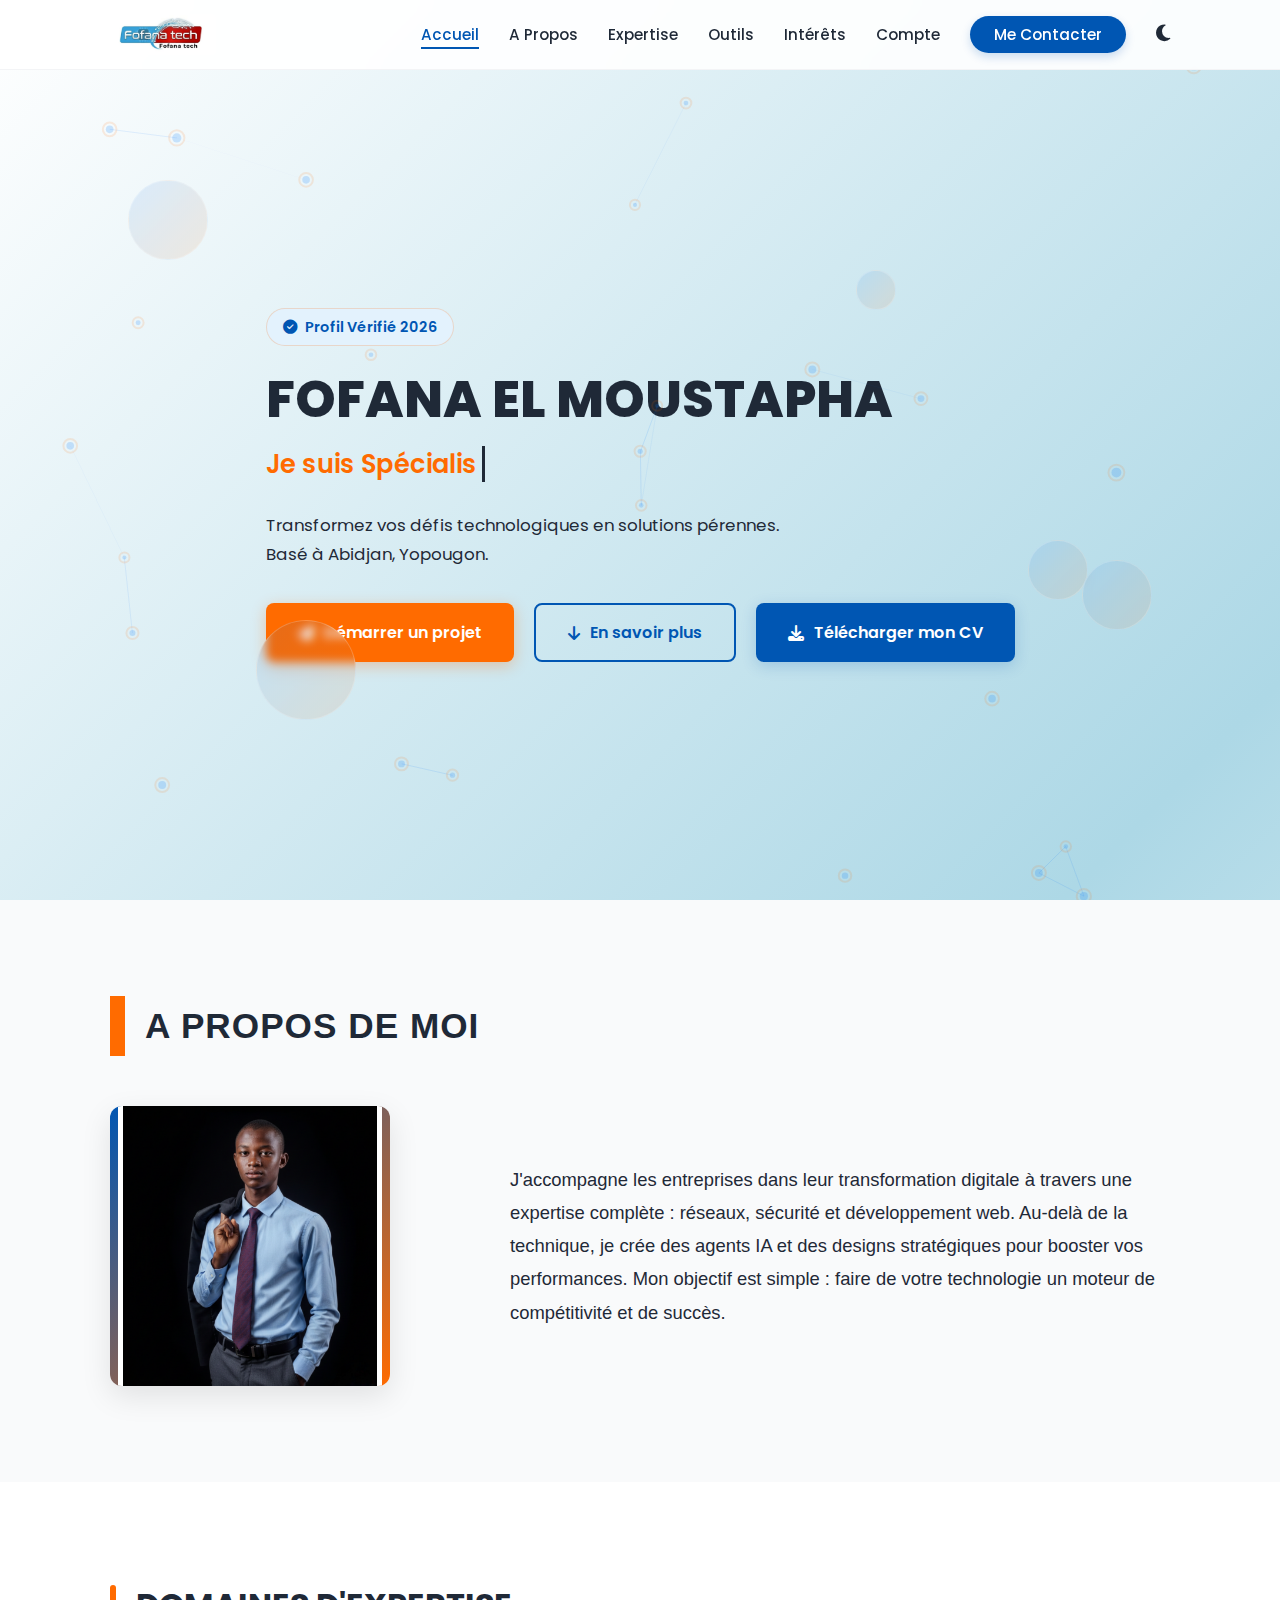
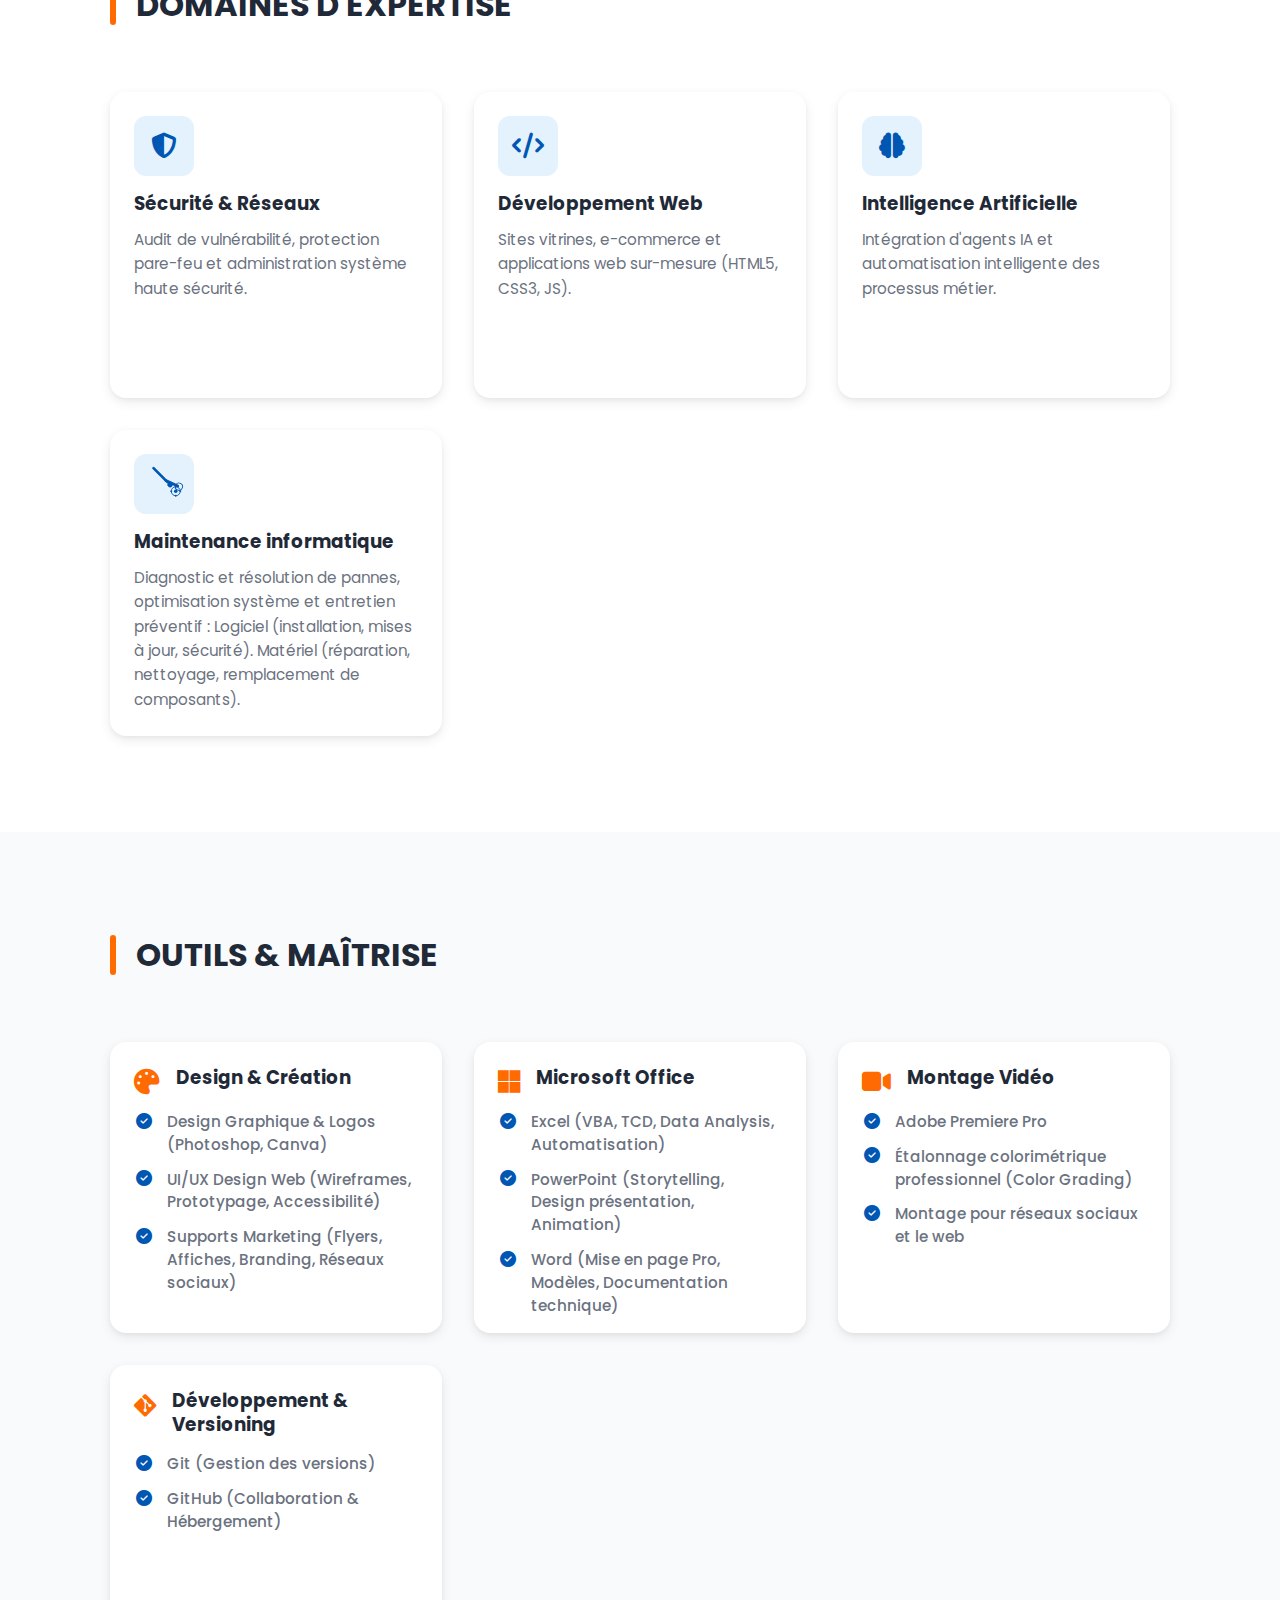
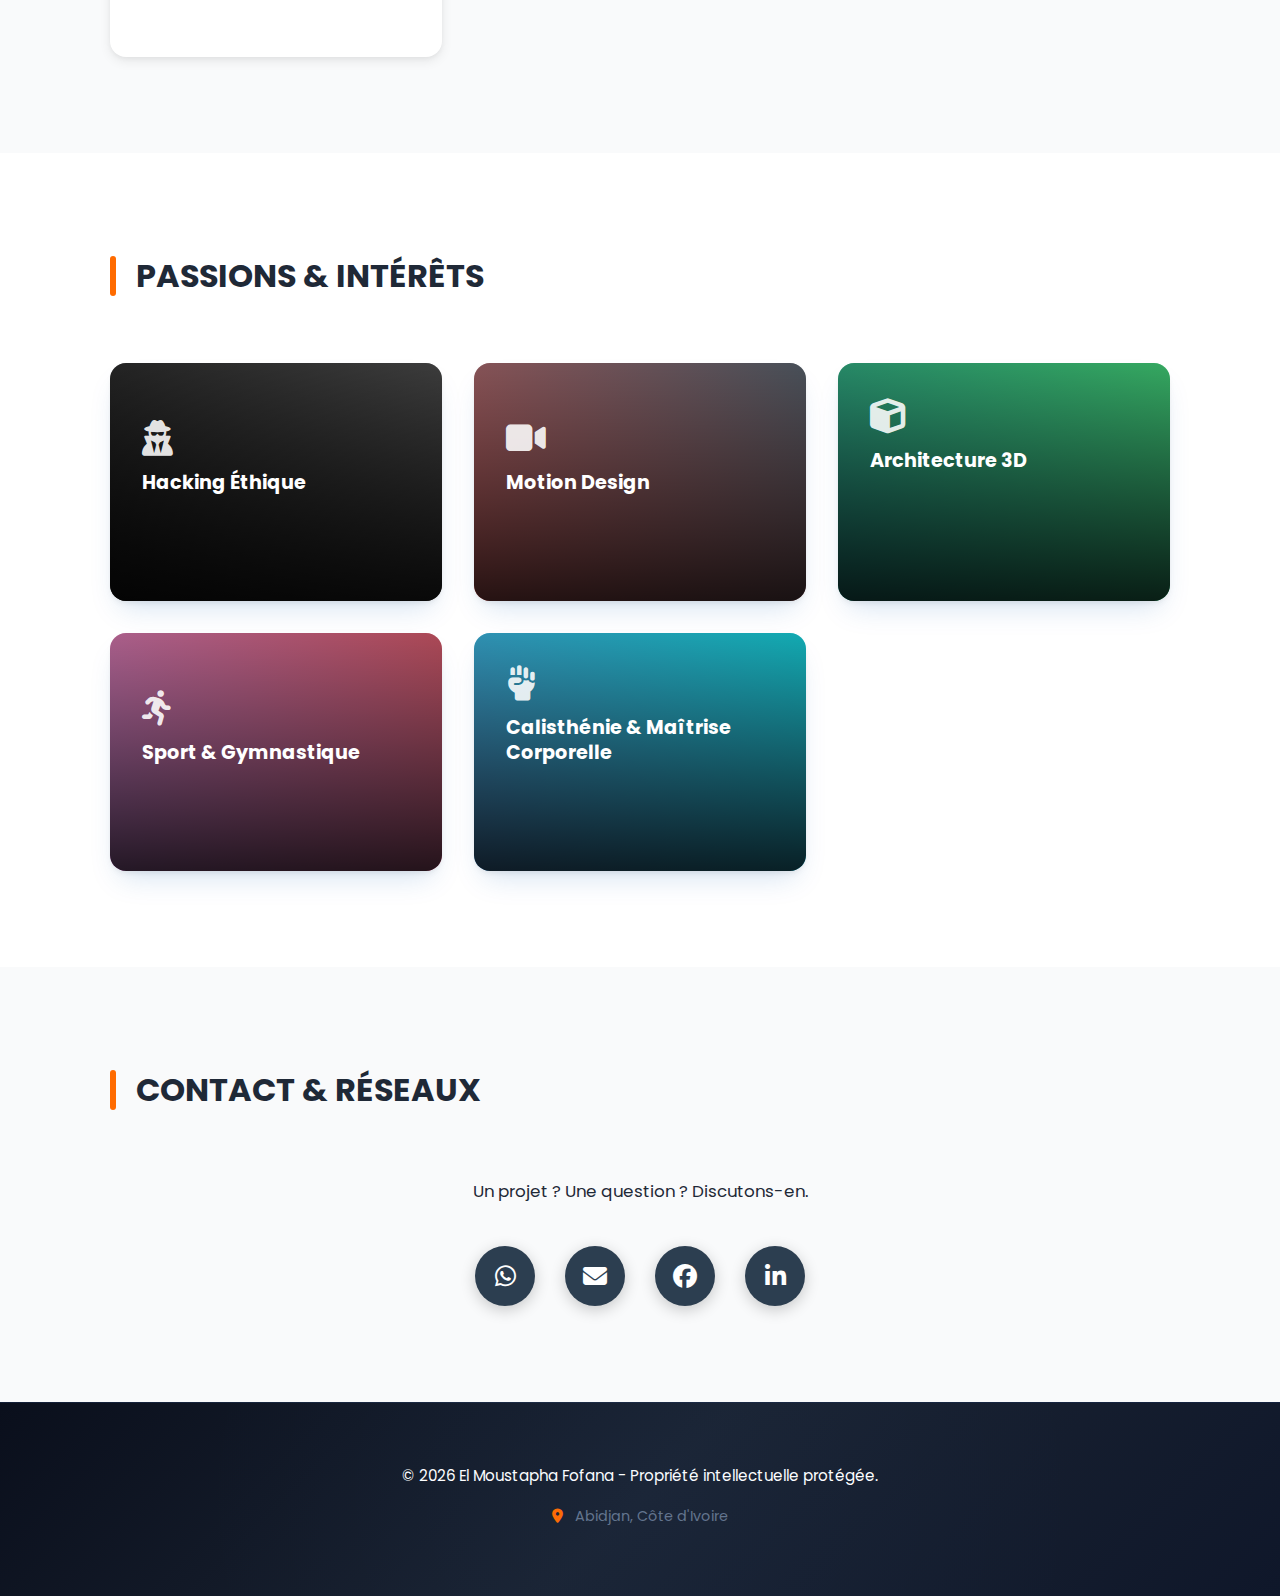
<file: index.html>
<!DOCTYPE html>
<html lang="fr">

<head>
    <meta charset="UTF-8">
    <meta name="viewport" content="width=device-width, initial-scale=1.0">
    <meta name="description" content="Portfolio de Fofana El Moustapha - Spécialiste Réseau, Sécurité & Web.">
    <title>Fofana El Moustapha | Spécialiste Digital & Sécurité</title>
    <meta name="keywords"
        content="Fofana El Moustapha, Spécialiste Réseau, Sécurité, Web, Digital, Sécurité des données, Cybersécurité, Infrastructures numériques, Gestion de projet, Développement web, Intelligence Artificielle">
    <meta name="author" content="EL MOUSTAPHA FOFANA">
    <link rel="shortcut icon" href="images/LOGO2.png">
    <link rel="stylesheet" href="https://cdnjs.cloudflare.com/ajax/libs/font-awesome/6.4.0/css/all.min.css">
    <link href="https://fonts.googleapis.com/css2?family=Poppins:wght@300;500;600;700;800&display=swap"
        rel="stylesheet">
    <link rel="stylesheet" href="style.css">
    <meta name="google-site-verification" content="M368Z-W1xZaRSfNxgMw1lYnt2DuwE2b407aG1LNEazQ" />

    <!-- Indexation et SEO -->
    <meta name="robots" content="index, follow, max-image-preview:large, max-snippet:-1, max-video-preview:-1">
    <link rel="canonical" href="https://el-moustapha.vercel.app/">

    <!-- Open Graph (Réseaux Sociaux) -->
    <meta property="og:locale" content="fr_FR">
    <meta property="og:type" content="website">
    <meta property="og:title" content="Fofana El Moustapha | Spécialiste Digital & Sécurité">
    <meta property="og:description" content="Portfolio de Fofana El Moustapha - Spécialiste Réseau, Sécurité & Web.">
    <meta property="og:url" content="https://el-moustapha.vercel.app/">
    <meta property="og:site_name" content="Fofana El Moustapha">
    <meta property="og:image" content="https://el-moustapha.vercel.app/images/logo%20pro.png">

    <!-- Twitter Cards -->
    <meta name="twitter:card" content="summary_large_image">
    <meta name="twitter:title" content="Fofana El Moustapha | Spécialiste Digital & Sécurité">
    <meta name="twitter:description" content="Portfolio de Fofana El Moustapha - Spécialiste Réseau, Sécurité & Web.">
    <meta name="twitter:image" content="https://el-moustapha.vercel.app/images/logo%20pro.png">
</head>

<body class="light-mode">

    <nav class="navbar">
        <div class="container nav-content">
            <a href="#" class="logo">
                <img src="images/logo pro.png" alt="Logo Fofana El Moustapha" class="nav-logo-img">
            </a>

            <ul class="nav-links">
                <li><a href="#accueil" class="active-link">Accueil</a></li>
                <li><a href="#apropos">A Propos</a></li>
                <li><a href="#expertise">Expertise</a></li>
                <li><a href="#outils">Outils</a></li>
                <li><a href="#interets">Intérêts</a></li>
                <li><a href="/compte" class="">Compte</a></li>
                <li><a href="#contact" class="btn-nav">Me Contacter</a></li>
                <li class="theme-switch-wrapper">
                    <i class="fas fa-moon" id="theme-toggle" aria-label="Changer de thème"></i>
                </li>
            </ul>

            <div class="burger" aria-label="Menu mobile">
                <div class="line1"></div>
                <div class="line2"></div>
                <div class="line3"></div>
            </div>
        </div>
    </nav>

    <header id="accueil" class="hero-section">
        <canvas id="molecules-canvas"></canvas>
        <div class="shape shape-1"></div>
        <div class="shape shape-2"></div>

        <!-- Bulles décoratives -->
        <div class="bubble bubble-1"></div>
        <div class="bubble bubble-2"></div>
        <div class="bubble bubble-3"></div>
        <div class="bubble bubble-4"></div>
        <div class="bubble bubble-5"></div>

        <div class="container hero-content fade-in">
            <div class="hero-badge">
                <i class="fas fa-check-circle"></i> Profil Vérifié 2026
            </div>
            <h1>FOFANA EL MOUSTAPHA</h1>
            <h2 class="typing-text">Je suis <span class="txt-type" data-wait="3000"
                    data-words='["Spécialiste Sécurité", "Développeur Web", "Spécialiste Réseau","Designer graphique"]'></span>
            </h2>

            <p>Transformez vos défis technologiques en solutions pérennes. <br>Basé à Abidjan, Yopougon.</p>

            <div class="hero-btns">
                <a href="#contact" class="btn-primary"><i class="fas fa-paper-plane"></i> Démarrer un projet</a>
                <a href="#expertise" class="btn-secondary"><i class="fas fa-arrow-down"></i> En savoir plus</a>
                <a href="#" class="btn-download-cv"><i class="fas fa-download"></i> Télécharger mon CV</a>
            </div>
        </div>
    </header>

    <section id="apropos" class="section-padding">
        <div class="container">
            <h3 class="about-title">A PROPOS DE MOI</h3>
            <div class="about-flex-container">
                <div class="about-column-left">
                    <div class="about-image-wrapper">
                        <img src="images/PHOTO.png" alt="Portrait de Fofana El Moustapha" class="about-portrait">
                    </div>
                </div>
                <div class="about-column-right">

                    <p>
                        J'accompagne les entreprises dans leur transformation digitale à travers une expertise complète
                        : réseaux, sécurité et développement web. Au-delà de la technique, je crée des agents IA et des
                        designs stratégiques pour booster vos performances. Mon objectif est simple : faire de votre
                        technologie un moteur de compétitivité et de succès.
                    </p>
                </div>
            </div>
        </div>
    </section>

    <section id="expertise" class="section-padding">
        <div class="container">
            <h3 class="section-title">
                <span class="title-bar orange"></span> DOMAINES D'EXPERTISE
            </h3>

            <div class="grid-3">
                <div class="service-card">
                    <div class="icon-wrapper">
                        <i class="fas fa-shield-alt"></i>
                    </div>
                    <h4>Sécurité & Réseaux</h4>
                    <p>Audit de vulnérabilité, protection pare-feu et administration système haute sécurité.</p>
                </div>
                <div class="service-card delay-100">
                    <div class="icon-wrapper">
                        <i class="fas fa-code"></i>
                    </div>
                    <h4>Développement Web</h4>
                    <p>Sites vitrines, e-commerce et applications web sur-mesure (HTML5, CSS3, JS).</p>
                </div>
                <div class="service-card delay-200">
                    <div class="icon-wrapper">
                        <i class="fas fa-brain"></i>
                    </div>
                    <h4>Intelligence Artificielle</h4>
                    <p>Intégration d'agents IA et automatisation intelligente des processus métier.</p>
                </div>
                <div class="service-card delay-300">
                    <div class="icon-wrapper">
                        <svg viewBox="0 0 100 100" xmlns="http://www.w3.org/2000/svg" class="maintenance-icon">
                            <!-- Tournevis -->
                            <g transform="translate(20, 15) rotate(-45)">
                                <rect x="2" y="0" width="6" height="50" fill="currentColor" rx="3" />
                                <circle cx="5" cy="55" r="6" fill="currentColor" />
                            </g>
                            <!-- Clé -->
                            <g transform="translate(55, 30) rotate(25)">
                                <rect x="0" y="8" width="35" height="6" fill="currentColor" rx="3" />
                                <circle cx="35" cy="11" r="8" fill="none" stroke="currentColor" stroke-width="2" />
                            </g>
                            <!-- Engrenage -->
                            <g transform="translate(75, 65)">
                                <circle cx="0" cy="0" r="10" fill="none" stroke="currentColor" stroke-width="2" />
                                <circle cx="0" cy="0" r="4" fill="currentColor" />
                                <rect x="-1.5" y="-12" width="3" height="4" fill="currentColor" />
                                <rect x="-1.5" y="8" width="3" height="4" fill="currentColor" />
                                <rect x="-12" y="-1.5" width="4" height="3" fill="currentColor" />
                                <rect x="8" y="-1.5" width="4" height="3" fill="currentColor" />
                            </g>
                        </svg>
                    </div>
                    <h4>Maintenance informatique</h4>
                    <p>Diagnostic et résolution de pannes, optimisation système et entretien préventif : Logiciel
                        (installation, mises à jour, sécurité). Matériel (réparation, nettoyage, remplacement de
                        composants).</p>
                </div>
            </div>
        </div>
    </section>

    <section id="outils" class="section-padding bg-alt">
        <div class="container">
            <h3 class="section-title">
                <span class="title-bar orange"></span> OUTILS & MAÎTRISE
            </h3>

            <div class="grid-3">
                <div class="info-box">
                    <div class="box-header">
                        <i class="fas fa-palette accent-orange"></i>
                        <h4>Design & Création</h4>
                    </div>
                    <ul class="clean-list">
                        <li><i class="fas fa-check-circle dot-ice"></i> <span>Design Graphique & Logos (Photoshop,
                                Canva)</span></li>
                        <li><i class="fas fa-check-circle dot-ice"></i> <span>UI/UX Design Web (Wireframes, Prototypage,
                                Accessibilité)</span></li>
                        <li><i class="fas fa-check-circle dot-ice"></i> <span>Supports Marketing (Flyers, Affiches,
                                Branding, Réseaux sociaux)</span></li>
                    </ul>
                </div>

                <div class="info-box delay-100">
                    <div class="box-header">
                        <i class="fab fa-microsoft accent-orange"></i>
                        <h4>Microsoft Office</h4>
                    </div>
                    <ul class="clean-list">
                        <li><i class="fas fa-check-circle dot-ice"></i> <span>Excel (VBA, TCD, Data Analysis,
                                Automatisation)</span></li>
                        <li><i class="fas fa-check-circle dot-ice"></i> <span>PowerPoint (Storytelling, Design
                                présentation, Animation)</span></li>
                        <li><i class="fas fa-check-circle dot-ice"></i> <span>Word (Mise en page Pro, Modèles,
                                Documentation technique)</span></li>
                    </ul>
                </div>

                <div class="info-box delay-200">
                    <div class="box-header">
                        <i class="fas fa-video accent-orange"></i>
                        <h4>Montage Vidéo</h4>
                    </div>
                    <ul class="clean-list">
                        <li><i class="fas fa-check-circle dot-ice"></i> <span>Adobe Premiere Pro</span></li>
                        <li><i class="fas fa-check-circle dot-ice"></i> <span>Étalonnage colorimétrique professionnel
                                (Color Grading)</span></li>
                        <li><i class="fas fa-check-circle dot-ice"></i> <span>Montage pour réseaux sociaux et le
                                web</span></li>
                    </ul>
                </div>
                <div class="info-box delay-300">
                    <div class="box-header">
                        <i class="fab fa-git-alt accent-orange"></i>
                        <h4>Développement & Versioning</h4>
                    </div>
                    <ul class="clean-list">
                        <li><i class="fas fa-check-circle dot-ice"></i> <span>Git (Gestion des versions)</span></li>
                        <li><i class="fas fa-check-circle dot-ice"></i> <span>GitHub (Collaboration &
                                Hébergement)</span></li>
                    </ul>
                </div>
            </div>
        </div>
    </section>

    <section id="interets" class="section-padding">
        <div class="container">
            <h3 class="section-title">
                <span class="title-bar orange"></span> PASSIONS & INTÉRÊTS
            </h3>

            <div class="grid-3">
                <div class="interest-card">
                    <div class="interest-bg" style="background: linear-gradient(45deg, #000000, #434343);"></div>
                    <div class="interest-content">
                        <i class="fas fa-user-secret interest-icon"></i>
                        <h4>Hacking Éthique</h4>
                        <p>Passion pour la cybersécurité offensive (Red Teaming) et les challenges CTF.</p>
                    </div>
                </div>

                <div class="interest-card delay-100">
                    <div class="interest-bg" style="background: linear-gradient(45deg, #ff6b6b, #556270);"></div>
                    <div class="interest-content">
                        <i class="fas fa-video interest-icon"></i>
                        <h4>Motion Design</h4>
                        <p>Création d'animations fluides et d'interfaces interactives pour une expérience utilisateur
                            moderne.</p>
                    </div>
                </div>

                <div class="interest-card delay-200">
                    <div class="interest-bg" style="background: linear-gradient(45deg, #11998e, #38ef7d);"></div>
                    <div class="interest-content">
                        <i class="fas fa-cube interest-icon"></i>
                        <h4>Architecture 3D</h4>
                        <p>Conception et rendu d'environnements 3D pour des simulations visuelles et des projets
                            immersifs.</p>
                    </div>
                </div>

                <!-- Nouvelles Cartes -->
                <div class="interest-card delay-300">
                    <div class="interest-bg" style="background: linear-gradient(45deg, #f093fb, #f5576c);"></div>
                    <div class="interest-content">
                        <i class="fas fa-running interest-icon"></i>
                        <h4>Sport & Gymnastique</h4>
                        <p>Pratique régulière de la gymnastique pour l'agilité, la souplesse et la discipline mentale.
                        </p>
                    </div>
                </div>

                <div class="interest-card delay-400">
                    <div class="interest-bg" style="background: linear-gradient(45deg, #4facfe, #00f2fe);"></div>
                    <div class="interest-content">
                        <i class="fas fa-fist-raised interest-icon"></i>
                        <h4>Calisthénie & Maîtrise Corporelle</h4>
                        <p>Entraînement au poids du corps axé sur la force pure et le dépassement de soi.</p>
                    </div>
                </div>
            </div>
        </div>
    </section>

    <section id="contact" class="section-padding bg-alt">
        <div class="container contact-wrapper">
            <h3 class="section-title center">
                <span class="title-bar orange"></span> CONTACT & RÉSEAUX
            </h3>
            <p class="contact-subtitle">Un projet ? Une question ? Discutons-en.</p>

            <div class="social-icons">
                <a href="https://wa.me/2250584442211" target="_blank" class="social-icon whatsapp">
                    <i class="fab fa-whatsapp"></i>
                </a>

                <a href="mailto:elmoustaphafofana51@gmail.com" class="social-icon email">
                    <i class="fas fa-envelope"></i>
                </a>

                <a href="https://www.facebook.com/El.moustapha.Fofana" target="_blank" class="social-icon facebook"
                    aria-label="Facebook">
                    <i class="fab fa-facebook"></i>
                </a>

                <a href="https://www.linkedin.com/in/el-moustapha-fofana-4217b939b" target="_blank"
                    class="social-icon linkedin">
                    <i class="fab fa-linkedin-in"></i>
                </a>
            </div>
        </div>
    </section>

    <footer>
        <div class="container footer-content">
            <p>&copy; 2026 El Moustapha Fofana - Propri&eacute;t&eacute; intellectuelle prot&eacute;g&eacute;e.</p>
            <p class="location"><i class="fas fa-map-marker-alt"></i> Abidjan, Côte d'Ivoire</p>
        </div>
    </footer>

    <a href="#" class="to-top" aria-label="Retour en haut">
        <i class="fas fa-chevron-up"></i>
    </a>

    <script src="script.js"></script>
</body>

</html>
</file>
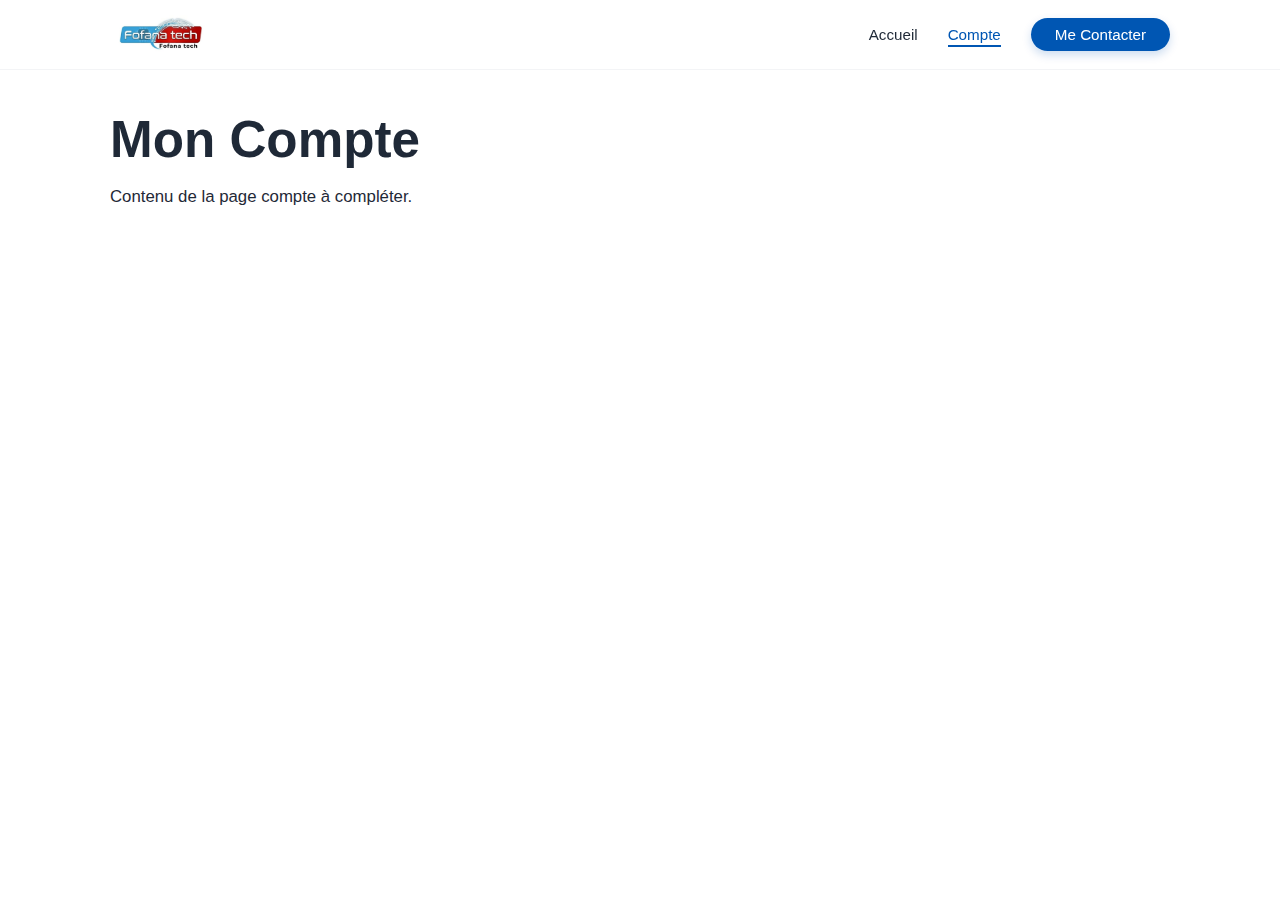
<file: compte.html>
<!DOCTYPE html>
<html lang="fr">

<head>
    <meta charset="UTF-8">
    <meta name="viewport" content="width=device-width, initial-scale=1.0">
    <title>Compte</title>
    <link rel="stylesheet" href="style.css">
</head>

<body>
    <nav class="navbar">
        <div class="container nav-content">
            <a href="/" class="logo">
                <img src="images/logo.png" alt="Logo Fofana El Moustapha" class="nav-logo-img">
            </a>
            <ul class="nav-links">
                <li><a href="/">Accueil</a></li>
                <li><a href="/compte" class="active-link">Compte</a></li>
                <li><a href="/#contact" class="btn-nav">Me Contacter</a></li>
            </ul>
        </div>
    </nav>

    <main class="section-padding">
        <div class="container">
            <h1>Mon Compte</h1>
            <p>Contenu de la page compte à compléter.</p>
        </div>
    </main>

    <script src="script.js"></script>
</body>

</html>
</file>
<file: style.css>
.btn-download-cv {
    padding: 14px 32px;
    border-radius: 8px;
    font-weight: 600;
    display: inline-flex;
    align-items: center;
    justify-content: center;
    gap: 10px;
    background: var(--blue-primary);
    color: #fff !important;
    box-shadow: 0 4px 15px rgba(0, 86, 179, 0.2);
    transition: all 0.3s ease;
    border: none;
    cursor: pointer;
}

.btn-download-cv:hover {
    background: var(--blue-dark);
    color: #fff !important;
    transform: translateY(-3px);
    box-shadow: 0 8px 25px rgba(0, 86, 179, 0.3);
}

/* --- Golden Progress Bar --- */
#page-loader-bar {
    position: fixed;
    top: 0;
    left: 0;
    height: 2px;
    background: #f1c40f;
    z-index: 99999;
    width: 0%;
    transition: width 0.4s ease, opacity 0.5s ease;
    box-shadow: 0 0 10px rgba(241, 196, 15, 0.8), 0 0 5px rgba(241, 196, 15, 0.5);
}

/* --- Page Entrance Animations (Fade-in & Stagger) --- */
.page-fade-in {
    opacity: 0;
    transform: translateY(15px);
    transition: opacity 0.6s ease-out, transform 0.6s ease-out;
}

.page-fade-in.is-visible {
    opacity: 1;
    transform: translateY(0);
}

/* --- 1. CONFIGURATION & VARIABLES --- */
:root {
    /* Couleurs Principales (Charte) */
    --blue-primary: #0056b3;
    --blue-dark: #003d80;
    --orange-accent: #ff6b00;
    --ice-bg: #e3f2fd;

    /* Variables Thème Clair */
    --bg-body: #ffffff;
    --bg-alt: #f9fafb;
    /* Légèrement plus doux */
    --text-main: #1f2937;
    /* Gris anthracite plus moderne */
    --text-light: #6b7280;
    --card-bg: #ffffff;
    --nav-bg: rgba(255, 255, 255, 0.90);
    --shadow-soft: 0 4px 6px -1px rgba(0, 0, 0, 0.05), 0 2px 4px -1px rgba(0, 0, 0, 0.03);
    --shadow-hover: 0 20px 25px -5px rgba(0, 0, 0, 0.1), 0 10px 10px -5px rgba(0, 0, 0, 0.04);
    --border-color: #f3f4f6;
}

/* Variables Thème Sombre */
body.dark-mode {
    --bg-body: #111827;
    --bg-alt: #1f2937;
    --text-main: #f3f4f6;
    --text-light: #9ca3af;
    --card-bg: #1f2937;
    --nav-bg: rgba(17, 24, 39, 0.90);
    --shadow-soft: 0 4px 6px -1px rgba(0, 0, 0, 0.5);
    --shadow-hover: 0 20px 25px -5px rgba(0, 0, 0, 0.6);
    --border-color: #374151;
    --ice-bg: #374151;
}

* {
    margin: 0;
    padding: 0;
    box-sizing: border-box;
}

html {
    scroll-behavior: smooth;
    max-width: 100vw;
    overflow-x: hidden;
}

body {
    font-family: 'Poppins', sans-serif;
    background-color: var(--bg-body);
    color: var(--text-main);
    line-height: 1.7;
    transition: background 0.3s ease, color 0.3s ease;
    overflow-x: hidden;
    max-width: 100vw;
}

/* Typographie fluide pour tous les écrans */
h1 {
    font-size: clamp(2rem, 5vw, 3.2rem);
}

h2 {
    font-size: clamp(1.5rem, 4vw, 2rem);
}

h3 {
    font-size: clamp(1.3rem, 3.5vw, 1.8rem);
}

h4 {
    font-size: clamp(1.1rem, 3vw, 1.4rem);
}

p {
    font-size: clamp(0.9rem, 2.5vw, 1.05rem);
}

.container {
    max-width: 1100px;
    margin: 0 auto;
    padding: 0 20px;
}

a {
    text-decoration: none;
    color: inherit;
}

ul {
    list-style: none;
}

/* --- 2. NAVIGATION --- */
.navbar {
    position: fixed;
    top: 0;
    width: 100%;
    height: 70px;
    background: var(--nav-bg);
    backdrop-filter: blur(12px);
    border-bottom: 1px solid var(--border-color);
    z-index: 1000;
    display: flex;
    align-items: center;
    transition: 0.3s;
}

.nav-content {
    display: flex;
    justify-content: space-between;
    align-items: center;
    width: 100%;
}

.logo {
    display: flex;
    align-items: center;
}

.nav-logo-img {
    height: 42px;
    width: auto;
    max-width: 100%;
    object-fit: contain;
    border-radius: 6px;
    display: block;
    transition: height 0.3s ease;
}

@media (max-width: 768px) {
    .nav-logo-img {
        height: 36px;
    }
}

.nav-links {
    display: flex;
    gap: 30px;
    align-items: center;
}

.nav-links a {
    font-weight: 500;
    font-size: 0.95rem;
    color: var(--text-main);
    transition: 0.3s;
    position: relative;
}

.nav-links a:hover,
.nav-links a.active-link {
    color: var(--blue-primary);
}

.nav-links a::after {
    content: '';
    position: absolute;
    width: 0;
    height: 2px;
    background: var(--blue-primary);
    bottom: -4px;
    left: 0;
    transition: 0.3s;
}

.nav-links a:hover::after,
.nav-links a.active-link::after {
    width: 100%;
}

.btn-nav {
    padding: 8px 24px;
    background: var(--blue-primary);
    color: #fff !important;
    border-radius: 50px;
    box-shadow: 0 4px 10px rgba(0, 86, 179, 0.2);
    transition: 0.3s;
}

.btn-nav:hover {
    background: var(--blue-dark);
    transform: translateY(-2px);
    box-shadow: 0 6px 15px rgba(0, 86, 179, 0.3);
}

.btn-nav::after {
    display: none;
}

#theme-toggle {
    cursor: pointer;
    font-size: 1.2rem;
    transition: 0.3s;
}

#theme-toggle:hover {
    transform: rotate(15deg) scale(1.1);
    color: var(--orange-accent);
}

@keyframes reveal-bounce {
    0% {
        transform: translateY(20px);
        opacity: 0;
    }

    60% {
        transform: translateY(-10px);
        opacity: 1;
    }

    80% {
        transform: translateY(5px);
    }

    100% {
        transform: translateY(0);
        opacity: 1;
    }
}

/* Bulles flottantes décoratives */
.bubble {
    position: absolute;
    border-radius: 50%;
    background: linear-gradient(135deg, rgba(0, 123, 255, 0.1), rgba(255, 107, 0, 0.1));
    border: 1px solid rgba(255, 255, 255, 0.2);
    backdrop-filter: blur(5px);
    z-index: 2;
    pointer-events: none;
}

.bubble-1 {
    width: 80px;
    height: 80px;
    top: 20%;
    left: 10%;
    animation: floatBubble 8s infinite ease-in-out;
}

.bubble-2 {
    width: 60px;
    height: 60px;
    top: 60%;
    right: 15%;
    animation: floatBubble 10s infinite ease-in-out reverse;
}

.bubble-3 {
    width: 100px;
    height: 100px;
    bottom: 20%;
    left: 20%;
    animation: floatBubble 12s infinite ease-in-out;
}

.bubble-4 {
    width: 40px;
    height: 40px;
    top: 30%;
    right: 30%;
    animation: floatBubble 7s infinite ease-in-out reverse;
}

.bubble-5 {
    width: 70px;
    height: 70px;
    bottom: 30%;
    right: 10%;
    animation: floatBubble 9s infinite ease-in-out;
}

@keyframes floatBubble {

    0%,
    100% {
        transform: translateY(0) scale(1);
        opacity: 0.3;
    }

    25% {
        transform: translateY(-20px) scale(1.05);
        opacity: 0.5;
    }

    50% {
        transform: translateY(10px) scale(0.95);
        opacity: 0.4;
    }

    75% {
        transform: translateY(-15px) scale(1.02);
        opacity: 0.6;
    }
}

/* --- 3. HERO SECTION --- */
.hero-section {
    height: 100vh;
    display: flex;
    align-items: center;
    position: relative;
    padding-top: 70px;
    overflow: hidden;
    background: linear-gradient(135deg, #ffffff 0%, #ADD8E6 30%, #ffffff 60%, #ADD8E6 100%);
    background-size: 300% 300%;
    animation: heroGradientShift 12s ease-in-out infinite;
}

@keyframes heroGradientShift {
    0% {
        background-position: 0% 50%;
    }

    33% {
        background-position: 50% 30%;
    }

    66% {
        background-position: 100% 60%;
    }

    100% {
        background-position: 0% 50%;
    }
}

/* Canvas pour les molécules */
#molecules-canvas {
    position: absolute;
    top: 0;
    left: 0;
    width: 100%;
    height: 100%;
    z-index: 1;
    pointer-events: none;
}

.shape {
    position: absolute;
    border-radius: 50%;
    filter: blur(90px);
    opacity: 0.15;
    z-index: -1;
}

.shape-1 {
    width: 500px;
    height: 500px;
    background: var(--blue-primary);
    top: -100px;
    right: -150px;
    animation: float 10s infinite alternate;
}

.shape-2 {
    width: 400px;
    height: 400px;
    background: var(--orange-accent);
    bottom: -100px;
    left: -100px;
    animation: float 8s infinite alternate-reverse;
}

@keyframes float {
    from {
        transform: translate(0, 0);
    }

    to {
        transform: translate(30px, 30px);
    }
}

.hero-badge {
    background: var(--ice-bg);
    color: var(--blue-primary);
    padding: 6px 16px;
    border-radius: 30px;
    font-size: 0.9rem;
    font-weight: 600;
    display: inline-flex;
    align-items: center;
    gap: 8px;
    margin-bottom: 25px;
    border: 1px solid rgba(255, 107, 0, 0.2);
    animation: badgeGlowBreath 4s infinite ease-in-out;
    transition: box-shadow 0.3s ease, border-color 0.3s ease;
}

.hero-badge i {
    transition: transform 0.3s ease;
}

@keyframes badgeGlowBreath {

    0%,
    100% {
        box-shadow: 0 0 8px rgba(255, 107, 0, 0.1);
        border-color: rgba(255, 107, 0, 0.2);
    }

    50% {
        box-shadow: 0 0 16px rgba(255, 107, 0, 0.25);
        border-color: rgba(255, 107, 0, 0.4);
    }
}

.hero-badge:hover {
    box-shadow: 0 0 12px rgba(255, 107, 0, 0.35);
    border-color: rgba(255, 107, 0, 0.5);
}

.hero-badge:hover i {
    transform: translateY(-3px);
}

.hero-content h1 {
    font-size: clamp(2rem, 6vw, 3.2rem);
    line-height: 1.1;
    margin-bottom: 15px;
    color: var(--text-main);
    font-weight: 800;
    animation: reveal-bounce 0.8s ease-out, h1Float 3s ease-in-out infinite alternate;
}

@keyframes h1Float {
    from {
        transform: translateY(0);
    }

    to {
        transform: translateY(-8px);
    }
}

.typing-text {
    font-size: clamp(1.2rem, 4vw, 1.6rem);
    color: var(--orange-accent);
    margin-bottom: 25px;
    font-weight: 600;
    min-height: 40px;
}

.txt-type {
    border-right: 3px solid var(--text-main);
    padding-right: 5px;
    animation: blink 0.7s infinite;
}

@keyframes blink {

    0%,
    100% {
        border-color: transparent;
    }

    50% {
        border-color: var(--text-main);
    }
}

.hero-btns {
    margin-top: 35px;
    display: flex;
    gap: 20px;
}

.btn-primary,
.btn-secondary {
    padding: 14px 32px;
    border-radius: 8px;
    font-weight: 600;
    display: inline-flex;
    align-items: center;
    gap: 10px;
    transition: 0.3s;
}

.btn-primary {
    background: var(--orange-accent);
    color: white;
    box-shadow: 0 4px 15px rgba(255, 107, 0, 0.3);
}

.btn-primary:hover {
    transform: translateY(-3px);
    box-shadow: 0 8px 25px rgba(255, 107, 0, 0.4);
}

.btn-secondary {
    border: 2px solid var(--blue-primary);
    color: var(--blue-primary);
}

.btn-secondary:hover {
    background: var(--blue-primary);
    color: white;
}

/* --- SECTION A PROPOS (Profil) --- */
.about-flex-container {
    display: flex;
    align-items: center;
    gap: 4rem;
    margin-top: 3rem;
}

.about-column-left {
    flex: 0 0 280px;
}

.about-image-wrapper {
    width: 280px;
    height: 280px;
    border-radius: 50%;
    padding: 8px;
    background: linear-gradient(135deg, var(--blue-primary), var(--orange-accent));
    box-shadow: 0 10px 30px rgba(0, 86, 179, 0.2);
    position: relative;
    display: flex;
    align-items: center;
    justify-content: center;
    animation: portraitBounce 3s ease-in-out infinite;
}

.about-portrait {
    width: 100%;
    height: 100%;
    object-fit: cover;
    border-radius: 50%;
    border: 5px solid var(--bg-body);
}

.about-column-right {
    flex: 1;
}

@keyframes portraitBounce {

    0%,
    100% {
        transform: translateY(0);
    }

    50% {
        transform: translateY(-15px);
    }
}

/* --- SECTION EXPERTISE --- */
.section-padding {
    padding: 6rem 0;
}

.bg-alt {
    background-color: var(--bg-alt);
}

.section-title {
    font-size: clamp(1.5rem, 4vw, 2rem);
    margin-bottom: 60px;
    color: var(--text-main);
    display: flex;
    align-items: center;
    font-weight: 700;
}

.title-bar.orange {
    width: 6px;
    height: 40px;
    background: var(--orange-accent);
    margin-right: 20px;
    border-radius: 3px;
}

/* === SYSTÈME DE GRILLE UNIFIÉ === */
.grid-3,
.grid-2 {
    display: grid;
    gap: 2rem;
    padding: 0;
}

.grid-3 {
    grid-template-columns: repeat(auto-fit, minmax(280px, 1fr));
    grid-auto-rows: 1fr;
}

.grid-2 {
    grid-template-columns: repeat(auto-fit, minmax(400px, 1fr));
    grid-auto-rows: 1fr;
}

/* === GRILLE DÉDIÉE OUTILS & MAÎTRISE === */
.tools-grid {
    display: grid;
    grid-template-columns: repeat(auto-fit, minmax(350px, 1fr));
    gap: 2rem;
    padding: 0;
}

@media (min-width: 768px) {
    .tools-grid {
        grid-template-columns: repeat(2, 1fr);
    }

    .tools-grid .info-box {
        min-height: 300px;
    }
}

@media (max-width: 767px) {
    .tools-grid {
        grid-template-columns: 1fr;
    }

    .tools-grid .info-box {
        min-height: auto;
    }
}

/* === CARTES UNIVERSELLES (Service + Info + Interest) === */
.service-card,
.info-box {
    box-sizing: border-box;
    display: flex;
    flex-direction: column;
    height: 100%;
    border-radius: 16px;
    border: none;
    background: #ffffff;
    box-shadow: 0 4px 12px rgba(0, 0, 0, 0.08), 0 2px 4px rgba(0, 0, 0, 0.04);
    transition: all 0.3s cubic-bezier(0.4, 0, 0.2, 1);
    overflow: hidden;
    position: relative;
}

.interest-card {
    box-sizing: border-box;
    display: flex;
    flex-direction: column;
    height: 100%;
    border-radius: 16px;
    border: 1px solid var(--border-color);
    background: var(--card-bg);
    box-shadow: 0 4px 6px -1px rgba(0, 0, 0, 0.05), 0 2px 4px -1px rgba(0, 0, 0, 0.03), 0 15px 30px -10px rgba(0, 86, 179, 0.18);
    transition: all 0.3s cubic-bezier(0.4, 0, 0.2, 1);
    overflow: hidden;
    position: relative;
}

/* === CARTES SERVICE & INFO BOX === */
.service-card {
    padding: 1.5rem;
}

.info-box {
    padding: 1.5rem;
}

.service-card:hover {
    transform: translateY(-8px);
    box-shadow: 0 4px 6px -1px rgba(0, 0, 0, 0.05), 0 2px 4px -1px rgba(0, 0, 0, 0.03), 0 20px 35px -8px rgba(0, 86, 179, 0.25);
}

.info-box {
    padding: 1.5rem 1.5rem 1rem 1.5rem;
}

.info-box:hover {
    transform: translateY(-8px);
    box-shadow: 0 4px 6px -1px rgba(0, 0, 0, 0.08), 0 2px 4px rgba(0, 0, 0, 0.04), 0 20px 35px -8px rgba(0, 86, 179, 0.25);
}

/* === CONTENU INTÉRIEUR === */
.service-card>*:first-child,
.info-box>*:first-child {
    margin-top: 0;
}

.service-card>*:last-child,
.info-box>*:last-child {
    margin-bottom: 0;
}

/* === ICÔNE WRAPPER === */
.icon-wrapper {
    width: 60px;
    height: 60px;
    background: var(--ice-bg);
    color: var(--blue-primary);
    border-radius: 12px;
    display: flex;
    align-items: center;
    justify-content: center;
    font-size: 1.6rem;
    margin-bottom: 1rem;
    flex-shrink: 0;
    transition: all 0.3s ease;
}

.service-card:hover .icon-wrapper {
    background: var(--blue-primary);
    color: white;
    transform: rotate(5deg) scale(1.05);
}

.maintenance-icon {
    width: 100%;
    height: 100%;
    max-width: 45px;
    max-height: 45px;
    object-fit: contain;
}

/* === TITRES ET CONTENU TEXTE === */
.service-card h4,
.info-box h4 {
    font-size: 1.15rem;
    font-weight: 700;
    color: var(--text-main);
    margin-bottom: 0.75rem;
    line-height: 1.3;
}

.service-card p {
    font-size: 0.95rem;
    color: var(--text-light);
    line-height: 1.6;
    margin-bottom: 0;
}

/* === HEADER DE CARTE (Info-Box) === */
.box-header {
    display: flex;
    align-items: flex-start;
    gap: 1rem;
    margin-bottom: 1rem;
    padding-bottom: 0;
}

.box-header h4 {
    margin-bottom: 0;
}

.accent-orange {
    font-size: 1.6rem;
    color: var(--orange-accent);
    flex-shrink: 0;
    margin-top: 0.2rem;
}

/* === LISTES NETTOYÉES === */
.clean-list {
    list-style: none;
    margin: 0;
    padding: 0;
    display: flex;
    flex-direction: column;
    gap: 0.75rem;
}

.clean-list li {
    display: flex;
    align-items: flex-start;
    gap: 0.875rem;
    color: var(--text-light);
    font-size: 0.95rem;
    font-weight: 500;
    line-height: 1.5;
    margin: 0;
}

.clean-list li:last-child {
    margin-bottom: 0;
}

.dot-ice {
    color: var(--blue-primary);
    font-size: 1rem;
    flex-shrink: 0;
    display: flex;
    align-items: center;
    justify-content: center;
    width: 1.2rem;
    height: 1.2rem;
}

/* === CARTES D'INTÉRÊT === */
.interest-card {
    position: relative;
    overflow: hidden;
    background: transparent;
    box-shadow: 0 4px 6px -1px rgba(0, 0, 0, 0.05), 0 2px 4px -1px rgba(0, 0, 0, 0.03), 0 15px 30px -10px rgba(0, 86, 179, 0.18);
    border: none;
    padding: 0;
}

.interest-bg {
    position: absolute;
    top: 0;
    left: 0;
    width: 100%;
    height: 100%;
    z-index: 1;
    opacity: 0.9;
    transition: transform 0.5s cubic-bezier(0.4, 0, 0.2, 1);
}

.interest-content {
    position: relative;
    z-index: 2;
    display: flex;
    flex-direction: column;
    justify-content: flex-end;
    width: 100%;
    height: 100%;
    padding: 2rem;
    background: linear-gradient(to top, rgba(0, 0, 0, 0.85), rgba(0, 0, 0, 0.3));
    color: white;
    box-sizing: border-box;
}

.interest-icon {
    font-size: 2.2rem;
    margin-bottom: 1rem;
    color: rgba(255, 255, 255, 0.9);
    flex-shrink: 0;
    transition: all 0.3s ease;
}

.interest-card h4 {
    font-size: 1.2rem;
    font-weight: 700;
    margin-bottom: 0.5rem;
    color: white;
    line-height: 1.3;
}

.interest-card p {
    font-size: 0.9rem;
    color: rgba(255, 255, 255, 0.85);
    line-height: 1.5;
    margin: 0;
    opacity: 0;
    transform: translateY(10px);
    transition: all 0.3s ease;
}

.interest-card:hover .interest-bg {
    transform: scale(1.08);
}

.interest-card:hover .interest-icon {
    color: var(--orange-accent);
    transform: translateY(-8px) scale(1.1);
}

.interest-card:hover p {
    opacity: 1;
    transform: translateY(0);
}

/* --- 7. A PROPOS (RESTRUCTURED) --- */
#apropos {
    background-color: var(--bg-alt);
}

.about-title {
    font-size: clamp(1.5rem, 4vw, 2.2rem);
    font-weight: 800;
    color: var(--text-main);
    border-left: 15px solid var(--orange-accent);
    padding-left: 20px;
    margin-bottom: 50px;
    letter-spacing: 1px;
    font-family: 'Inter', 'Segoe UI', sans-serif;
}

.about-flex-container {
    display: flex;
    align-items: center;
    gap: 50px;
}

.about-column-left {
    flex: 0 0 auto;
    width: 350px;
    max-width: 100%;
}

.about-image-wrapper {
    position: relative;
    border-radius: 12px;
    overflow: hidden;
    box-shadow: 0 10px 30px rgba(0, 0, 0, 0.1);
    transition: transform 0.4s ease, box-shadow 0.4s ease;
}

.about-portrait {
    width: 100%;
    height: auto;
    display: block;
    object-fit: cover;
    border-radius: 12px;
}

.about-image-wrapper:hover {
    transform: translateY(-5px);
    box-shadow: 0 15px 40px rgba(255, 107, 0, 0.2);
}

.about-column-right {
    flex: 1;
}

.about-column-right p {
    margin-bottom: 25px;
    font-size: clamp(1rem, 2.5vw, 1.15rem);
    line-height: 1.8;
    color: var(--text-main);
    font-family: 'Inter', 'Segoe UI', sans-serif;
}

.about-column-right p:last-child {
    margin-bottom: 0;
}

/* Responsivité Mobile pour A Propos */
@media screen and (max-width: 992px) {
    .about-flex-container {
        flex-direction: column;
        text-align: center;
        gap: 40px;
    }

    .about-column-left {
        width: 100%;
        max-width: 300px;
        margin: 0 auto;
    }

    .about-title {
        border-left: 10px solid var(--orange-accent);
        padding-left: 15px;
    }
}

/* --- 8. CONTACT & FOOTER --- */
.contact-wrapper {
    text-align: center;
}

/* --- FORMULAIRE DE CONTACT --- */
.contact-form {
    max-width: 600px;
    margin: 0 auto 40px auto;
    display: flex;
    flex-direction: column;
    gap: 20px;
    text-align: left;

    /* Design Carte Blanche (selon image fournie) */
    background: #ffffff;
    border-radius: 16px;
    padding: 35px;
    box-shadow: 0 15px 40px rgba(0, 0, 0, 0.06);
    transition: transform 0.3s ease, box-shadow 0.3s ease;
}

body.dark-mode .contact-form {
    background: #1f2937;
    box-shadow: 0 15px 40px rgba(0, 0, 0, 0.4);
}

.contact-form:hover {
    transform: translateY(-5px);
    box-shadow: 0 15px 35px rgba(0, 0, 0, 0.08), inset 0 0 0 1px rgba(255, 255, 255, 0.5);
}

body.dark-mode .contact-form:hover {
    box-shadow: 0 15px 35px rgba(0, 0, 0, 0.4), inset 0 0 0 1px rgba(255, 255, 255, 0.05);
}

.form-group input,
.form-group textarea {
    width: 100%;
    padding: 16px 20px;
    border-radius: 12px;
    border: 1px solid #e2e8f0;
    background: #f8fafc;
    color: var(--text-main);
    font-size: 1rem;
    font-family: 'Poppins', sans-serif;
    transition: all 0.4s cubic-bezier(0.175, 0.885, 0.32, 1.275);
    box-shadow: inset 0 2px 4px rgba(0, 0, 0, 0.02);
}

.form-group input:hover,
.form-group textarea:hover {
    background: #ffffff;
    border-color: #cbd5e1;
    transform: translateY(-2px);
    box-shadow: 0 8px 15px rgba(0, 0, 0, 0.03);
}

body.dark-mode .form-group input,
body.dark-mode .form-group textarea {
    background: #1f2937;
    border: 1px solid #374151;
    color: #f3f4f6;
    box-shadow: inset 0 2px 4px rgba(0, 0, 0, 0.2);
}

body.dark-mode .form-group input:hover,
body.dark-mode .form-group textarea:hover {
    background: #111827;
    border-color: #4b5563;
    transform: translateY(-2px);
    box-shadow: 0 8px 15px rgba(0, 0, 0, 0.2);
}

.form-group input:focus,
.form-group textarea:focus {
    outline: none;
    border-color: #f1c40f;
    background: #ffffff;
    transform: translateY(-3px);
    box-shadow: 0 10px 25px rgba(241, 196, 15, 0.15), inset 0 0 0 1px #f1c40f;
}

body.dark-mode .form-group input:focus,
body.dark-mode .form-group textarea:focus {
    background: #111827;
    box-shadow: 0 10px 25px rgba(241, 196, 15, 0.25), inset 0 0 0 1px #f1c40f;
}

.form-actions {
    display: flex;
    justify-content: space-between;
    gap: 20px;
    margin-top: 15px;
}

.btn-cancel,
.btn-submit {
    flex: 1;
    padding: 15px 20px;
    border-radius: 12px;
    font-weight: 600;
    font-size: 1.05rem;
    cursor: pointer;
    transition: all 0.3s ease;
    border: none;
    font-family: 'Poppins', sans-serif;
    position: relative;
    overflow: hidden;
}

.btn-cancel {
    background: #e2e8f0;
    color: #334155;
}

body.dark-mode .btn-cancel {
    background: #374151;
    color: #d1d5db;
}

.btn-cancel:hover {
    background: #cbd5e1;
    transform: translateY(-2px);
    box-shadow: 0 4px 12px rgba(0, 0, 0, 0.05);
}

body.dark-mode .btn-cancel:hover {
    background: #4b5563;
    box-shadow: 0 4px 12px rgba(0, 0, 0, 0.2);
}

.btn-submit {
    background: #f1c40f;
    color: #ffffff;
    box-shadow: 0 4px 15px rgba(241, 196, 15, 0.3);
}

.btn-submit:hover {
    background: #d4ac0d;
    transform: translateY(-2px);
    box-shadow: 0 8px 20px rgba(241, 196, 15, 0.4);
}

.btn-submit:active {
    transform: translateY(0);
}

.btn-submit:disabled {
    background: #ccc;
    color: #666;
    cursor: not-allowed;
    transform: none;
    box-shadow: none;
}

/* --- Feedback formulaire --- */
.form-feedback {
    padding: 14px 18px;
    border-radius: 12px;
    font-size: 0.95rem;
    font-weight: 500;
    text-align: center;
    animation: fadeInUp 0.4s ease;
}

.form-feedback.success {
    background: #dcfce7;
    color: #166534;
    border: 1px solid #bbf7d0;
}

.form-feedback.error {
    background: #fee2e2;
    color: #991b1b;
    border: 1px solid #fecaca;
}

body.dark-mode .form-feedback.success {
    background: #14532d;
    color: #86efac;
    border-color: #16a34a;
}

body.dark-mode .form-feedback.error {
    background: #7f1d1d;
    color: #fca5a5;
    border-color: #dc2626;
}

@keyframes fadeInUp {
    from {
        opacity: 0;
        transform: translateY(10px);
    }

    to {
        opacity: 1;
        transform: translateY(0);
    }
}

.social-icons {
    display: flex;
    justify-content: center;
    align-items: center;
    gap: 30px;
    margin-top: 40px;
    flex-wrap: wrap;
    position: relative;
    z-index: 5;
}

.social-icon {
    width: 60px;
    height: 60px;
    background: #2c3e50;
    border-radius: 50%;
    display: flex;
    align-items: center;
    justify-content: center;
    text-decoration: none;
    transition: all 0.3s ease;
    border: none;
    box-shadow: 0 4px 15px rgba(0, 0, 0, 0.2);
}

.social-icon i {
    font-size: 1.5rem;
    color: white;
    transition: all 0.3s ease;
}

.social-icon:hover {
    transform: translateY(-5px) scale(1.1);
    box-shadow: 0 8px 25px rgba(0, 0, 0, 0.3);
}

.social-icon:active {
    transform: translateY(-5px) scale(1.05);
    /* Reste soulevé mais se réduit légèrement pour l'effet clic */
    transition: transform 0.1s ease;
    /* Transition plus rapide pour le clic */
}

.social-icon.whatsapp:hover {
    background: #25D366;
}

.social-icon.email:hover {
    background: #EA4335;
}

.social-icon.facebook:hover {
    background: #1877F2;
}

.social-icon.linkedin:hover {
    background: #0077B5;
    transition: background 0.3s ease-in-out;
}

/* --- Menu Téléphone Dropdown --- */
.phone-dropdown-wrapper {
    position: relative;
    display: inline-block;
}

.phone-toggler {
    cursor: pointer;
    background: #34495e;
}

.phone-toggler:hover {
    background: #2c3e50;
}

.phone-dropdown {
    position: absolute;
    bottom: 80px;
    left: 50%;
    transform: translateX(-50%) translateY(10px);
    background: #ffffff;
    border-radius: 12px;
    padding: 8px;
    min-width: 240px;
    box-shadow: 0 10px 25px rgba(0, 0, 0, 0.15);
    display: none;
    flex-direction: column;
    gap: 5px;
    z-index: 100;
    border: 1px solid #e2e8f0;
}

body.dark-mode .phone-dropdown {
    background: #1f2937;
    border-color: #374151;
    box-shadow: 0 10px 25px rgba(0, 0, 0, 0.4);
}

.phone-dropdown.active {
    display: flex;
    animation: fadeInUp 0.3s ease forwards;
}

.phone-item {
    display: flex;
    align-items: center;
    gap: 12px;
    padding: 12px 16px;
    border-radius: 8px;
    text-decoration: none;
    transition: all 0.2s ease;
    color: #334155;
    text-align: left;
}

body.dark-mode .phone-item {
    color: #e2e8f0;
}

.phone-item i {
    font-size: 1.1rem;
    color: #94a3b8;
}

.phone-item .phone-info {
    display: flex;
    flex-direction: column;
}

.phone-item .provider {
    font-size: 0.8rem;
    font-weight: 600;
    text-transform: uppercase;
}

.phone-item .number {
    font-size: 0.95rem;
    font-weight: 500;
}

.phone-item:hover {
    background: #f8fafc;
    transform: translateX(5px);
}

body.dark-mode .phone-item:hover {
    background: #374151;
}

.phone-item.orange:hover i {
    color: #f39c12;
}

.phone-item.mtn:hover i {
    color: #f1c40f;
}

@media (max-width: 768px) {
    .phone-dropdown {
        bottom: 75px;
        min-width: 220px;
    }
}

footer {
    background: linear-gradient(135deg, #0a0f1c 0%, #1a2332 50%, #0f172a 100%);
    color: #e2e8f0;
    padding: 60px 0;
    text-align: center;
    position: relative;
    overflow: hidden;
    border-top: 1px solid rgba(59, 130, 246, 0.1);
}

/* --- Bannière navigateur Facebook --- */
#fb-browser-banner {
    position: fixed;
    top: 70px;
    left: 0;
    right: 0;
    z-index: 9999;
    background: #f39c12;
    color: #fff;
    padding: 12px 20px;
    font-size: 0.9rem;
    text-align: center;
    display: flex;
    align-items: center;
    justify-content: center;
    gap: 10px;
    flex-wrap: wrap;
    box-shadow: 0 4px 15px rgba(0, 0, 0, 0.2);
}

#fb-browser-banner i {
    font-size: 1.1rem;
    flex-shrink: 0;
}

#fb-browser-banner button {
    background: rgba(255, 255, 255, 0.25);
    border: none;
    color: #fff;
    font-size: 1.2rem;
    width: 28px;
    height: 28px;
    border-radius: 50%;
    cursor: pointer;
    margin-left: 10px;
    display: flex;
    align-items: center;
    justify-content: center;
}

/* --- Toast copie de lien (FB Browser) --- */
#fb-toast {
    position: fixed;
    bottom: 30px;
    left: 50%;
    transform: translateX(-50%);
    z-index: 9999;
    background: #1e293b;
    color: #f8fafc;
    padding: 20px 24px;
    border-radius: 16px;
    box-shadow: 0 20px 50px rgba(0, 0, 0, 0.4);
    width: 90%;
    max-width: 420px;
    text-align: center;
    animation: fadeInUp 0.3s ease;
}

#fb-toast p {
    margin-bottom: 12px;
    font-size: 0.95rem;
    color: #f8fafc;
}

#fb-toast input {
    width: 100%;
    padding: 10px 12px;
    border-radius: 8px;
    border: 1px solid #334155;
    background: #0f172a;
    color: #f1c40f;
    font-size: 0.85rem;
    margin-bottom: 12px;
    text-align: center;
}

#fb-toast button {
    padding: 10px 20px;
    border-radius: 8px;
    border: none;
    background: #f1c40f;
    color: #000;
    font-weight: 700;
    cursor: pointer;
    margin: 0 5px;
    transition: 0.2s ease;
    font-size: 0.9rem;
}

#fb-toast button:hover {
    opacity: 0.85;
}

/* Effet de lueur subtile en arrière-plan */
footer::before {
    content: '';
    position: absolute;
    top: 0;
    left: 0;
    right: 0;
    bottom: 0;
    background: radial-gradient(circle at center, rgba(59, 130, 246, 0.03) 0%, transparent 70%);
    pointer-events: none;
}



.footer-logo {
    font-weight: 800;
    font-size: 1.8rem;
    margin-bottom: 20px;
    color: var(--blue-primary);
    letter-spacing: 2px;
    cursor: default;
    transition: all 0.4s cubic-bezier(0.175, 0.885, 0.32, 1.275);
    text-shadow: 0 0 20px rgba(59, 130, 246, 0.3);
}

.footer-logo:hover {
    transform: translateY(-2px) scale(1.05);
    text-shadow: 0 0 30px rgba(59, 130, 246, 0.6);
    color: #3b82f6;
}

footer p {
    font-size: 0.95rem;
    color: #ffffff;
    margin-bottom: 8px;
    transition: color 0.3s ease;
}

footer p:hover {
    color: #cbd5e1;
}

footer .location {
    color: #64748b;
    font-size: 0.9rem;
    margin-top: 15px;
}

footer .location i {
    color: var(--orange-accent);
    margin-right: 8px;
    transition: transform 0.3s ease;
}

footer .location:hover i {
    transform: scale(1.2);
}

/* Global Scroll Reveal */
.scroll-reveal {
    opacity: 0;
    transform: translateY(30px);
    transition: all 0.8s ease;
}

.scroll-reveal.active {
    opacity: 1;
    transform: translateY(0);
}

/* Utilities */
.to-top {
    position: fixed;
    bottom: 30px;
    right: 30px;
    width: 50px;
    height: 50px;
    background: var(--blue-primary);
    color: white;
    border-radius: 50%;
    display: flex;
    align-items: center;
    justify-content: center;
    font-size: 1.2rem;
    opacity: 0;
    pointer-events: none;
    transition: 0.4s;
    z-index: 900;
    box-shadow: 0 4px 10px rgba(0, 0, 0, 0.3);
}

.to-top.active {
    opacity: 1;
    pointer-events: auto;
    transform: translateY(0);
}

.to-top:hover {
    background: var(--orange-accent);
    transform: translateY(-3px);
}

/* Burger */
.burger {
    display: none;
    cursor: pointer;
}

.burger div {
    width: 28px;
    height: 3px;
    background: var(--text-main);
    margin: 6px;
    transition: 0.3s;
    border-radius: 2px;
}

/* Responsive */
@media (max-width: 768px) {

    /* Padding latéral pour tous les conteneurs */
    .container {
        padding: 0 20px;
        max-width: 100%;
    }

    /* Line-height amélioré pour les paragraphes */
    p {
        line-height: 1.6 !important;
    }

    /* Largeur maximale des blocs de texte */
    .service-card,
    .info-box,
    .interest-card,
    .about-text {
        max-width: 100%;
        margin: 0 auto;
    }

    /* Espacement vertical pour les cartes de compétences */
    .clean-list li {
        margin-bottom: 10px;
        padding: 4px 0;
    }

    .clean-list li:last-child {
        margin-bottom: 0;
    }

    .dot-ice {
        margin-right: 15px;
        font-size: 1.1rem;
        flex-shrink: 0;
    }

    /* Navigation mobile */
    .nav-links {
        position: absolute;
        right: 0;
        top: 70px;
        height: calc(100vh - 70px);
        background: var(--card-bg);
        flex-direction: column;
        width: 75%;
        justify-content: center;
        transform: translateX(100%);
        transition: 0.2s cubic-bezier(0.4, 0, 0.2, 1);
        box-shadow: -10px 0 30px rgba(0, 0, 0, 0.1);
        border-left: 1px solid var(--border-color);
    }

    .nav-links.nav-active {
        transform: translateX(0%);
    }

    .burger {
        display: block;
    }

    .burger.toggle .line1 {
        transform: rotate(-45deg) translate(-6px, 7px);
    }

    .burger.toggle .line2 {
        opacity: 0;
    }

    .burger.toggle .line3 {
        transform: rotate(45deg) translate(-6px, -7px);
    }

    /* Suppression du scroll horizontal */
    html,
    body {
        overflow-x: hidden !important;
        width: 100% !important;
        max-width: 100vw !important;
    }

    /* Section padding ajusté pour mobile */
    .section-padding {
        padding: 60px 0;
    }

    /* Hero section optimisée */
    .hero-content {
        text-align: center;
        padding: 0 20px;
    }

    .hero-content h1 {
        font-size: 2.5rem;
        line-height: 1.2;
    }

    .hero-btns {
        flex-direction: column;
        width: 100%;
        gap: 15px;
    }

    .btn-primary,
    .btn-secondary,
    .btn-download-cv {
        width: 90%;
        justify-content: center;
        margin: 0 auto;
    }

    .about-container {
        display: flex;
        flex-direction: column;
        align-items: center;
        margin-left: 0;
    }

    .about-wrapper {
        flex-direction: column;
        text-align: center;
        gap: 30px;
        padding: 0 20px;
        margin-left: 0;
    }

    /* Section A PROPOS spécifique pour mobile */
    .about-image {
        width: 100%;
        justify-content: center;
        padding: 0;
    }

    .about-text {
        max-width: 100%;
        padding: 0;
        text-align: left;
        margin-left: 0;
    }

    .photo-placeholder {
        width: 250px;
        height: 250px;
        max-width: 100%;
    }

    .grid-2,
    .grid-3 {
        grid-template-columns: 1fr;
        grid-auto-rows: auto;
        gap: 1.5rem;
    }

    .interest-card {
        min-height: 250px;
    }

    .service-card,
    .info-box {
        padding: 1.25rem;
    }

    .service-card h4,
    .info-box h4 {
        font-size: 1.05rem;
    }

    .service-card p {
        font-size: 0.9rem;
    }

    .box-header {
        margin-bottom: 0.875rem;
    }

    .clean-list {
        gap: 0.75rem;
    }

    .clean-list li {
        font-size: 0.9rem;
        gap: 0.75rem;
    }

    .social-icons {
        gap: 20px;
    }

    .social-icon {
        width: 50px;
        height: 50px;
    }

    .social-icon i {
        font-size: 1.3rem;
    }
}
</file>
